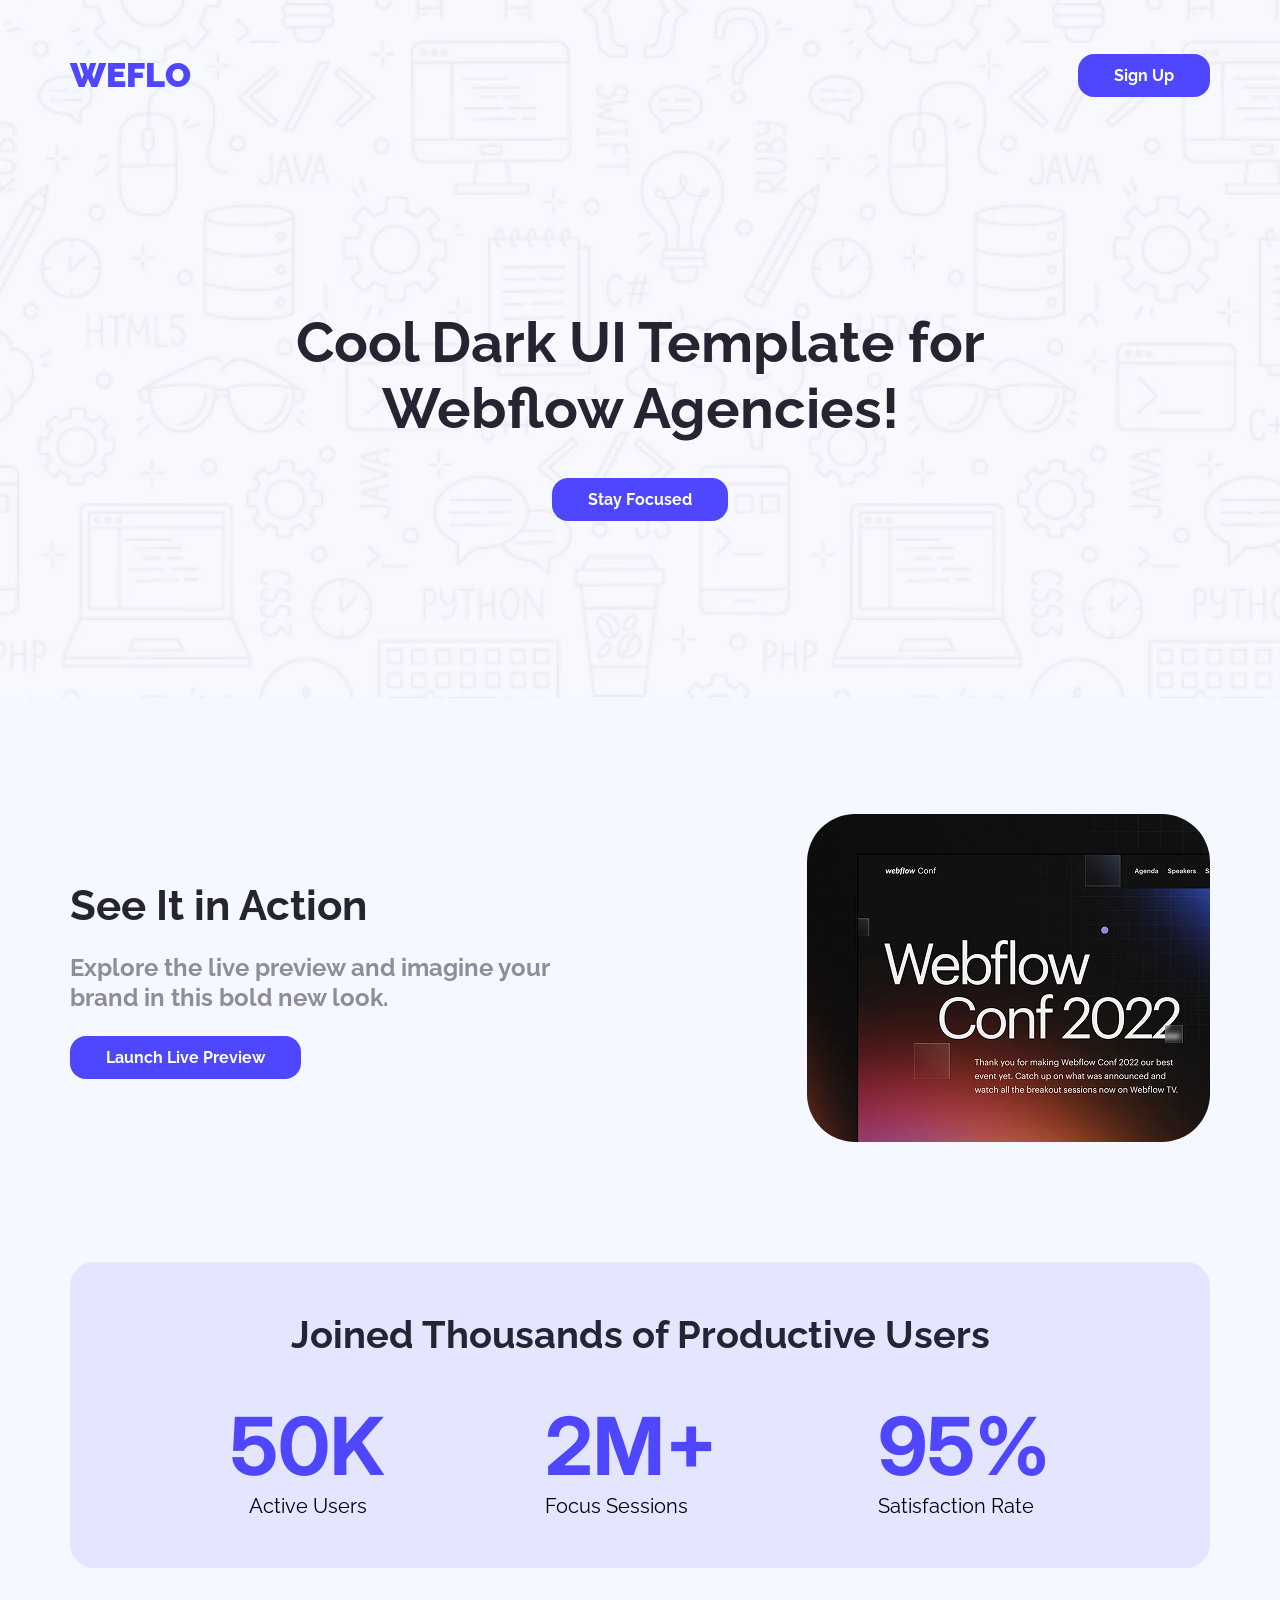
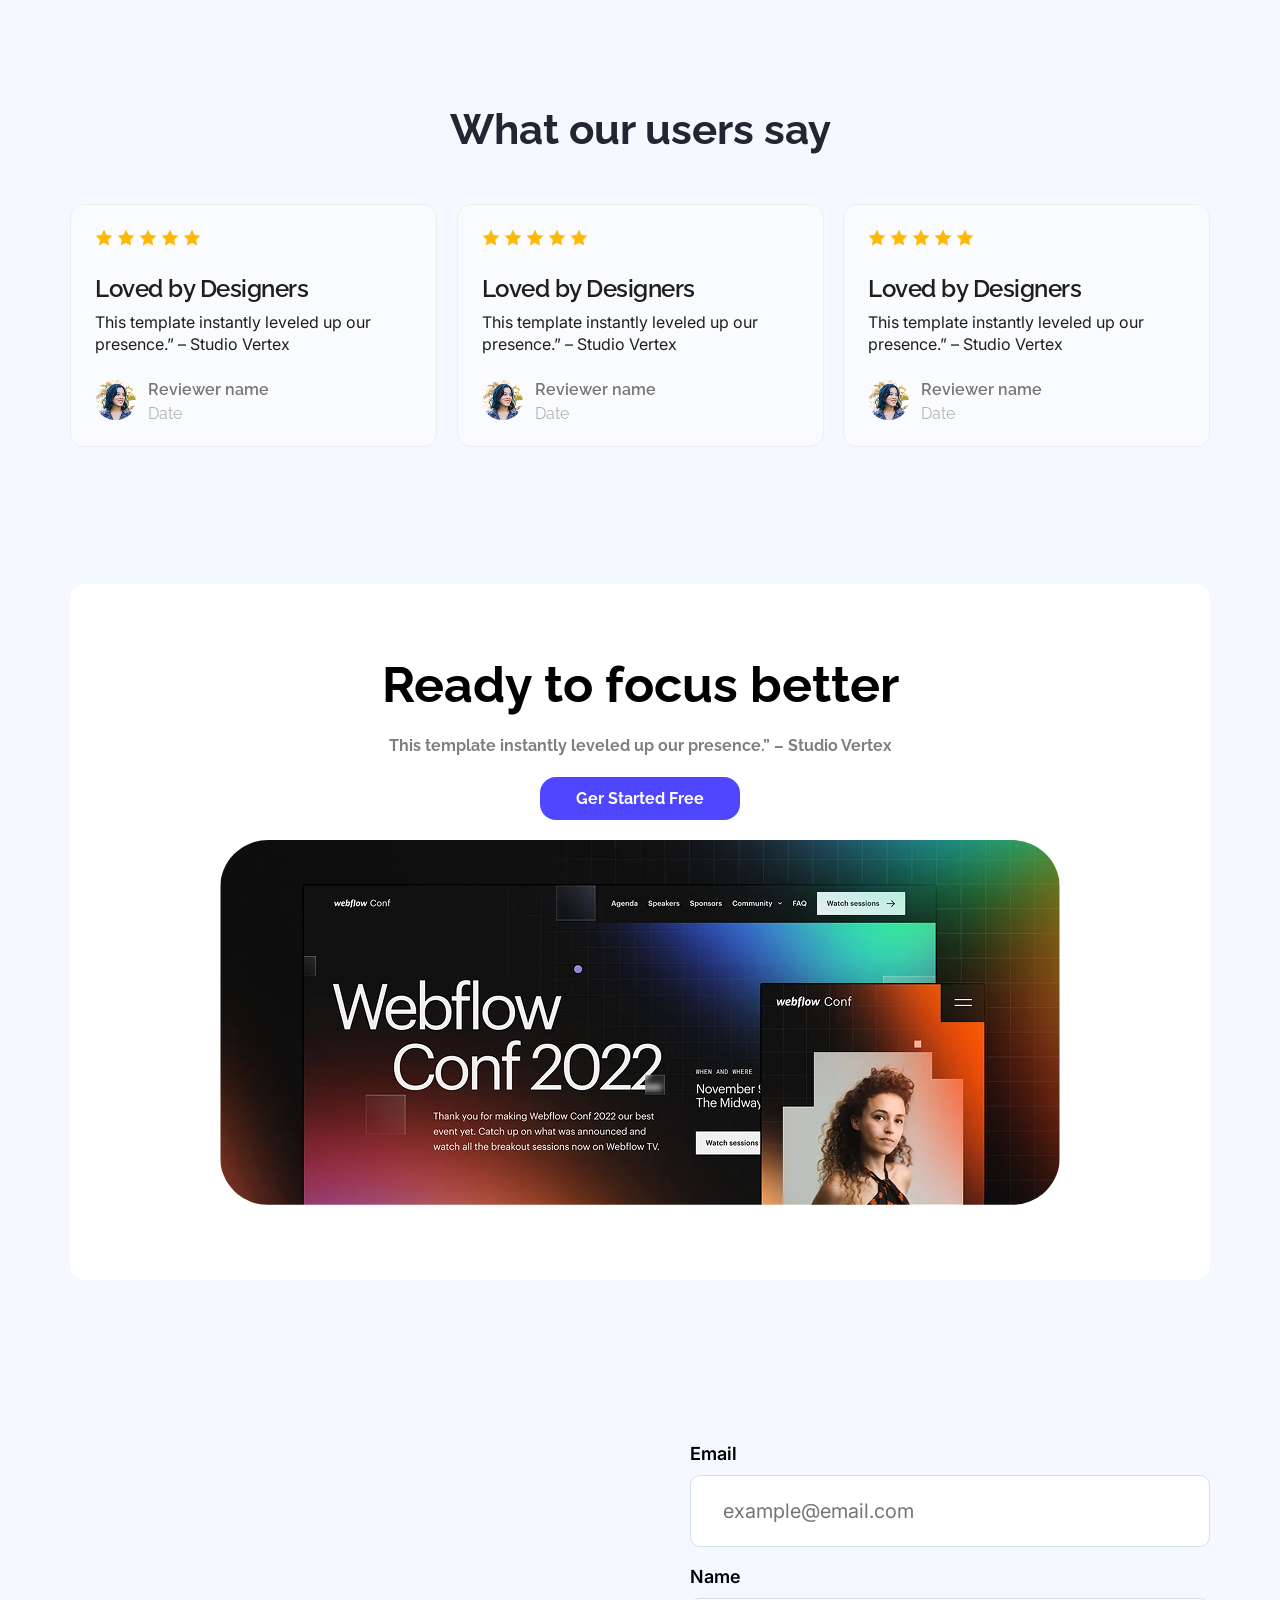
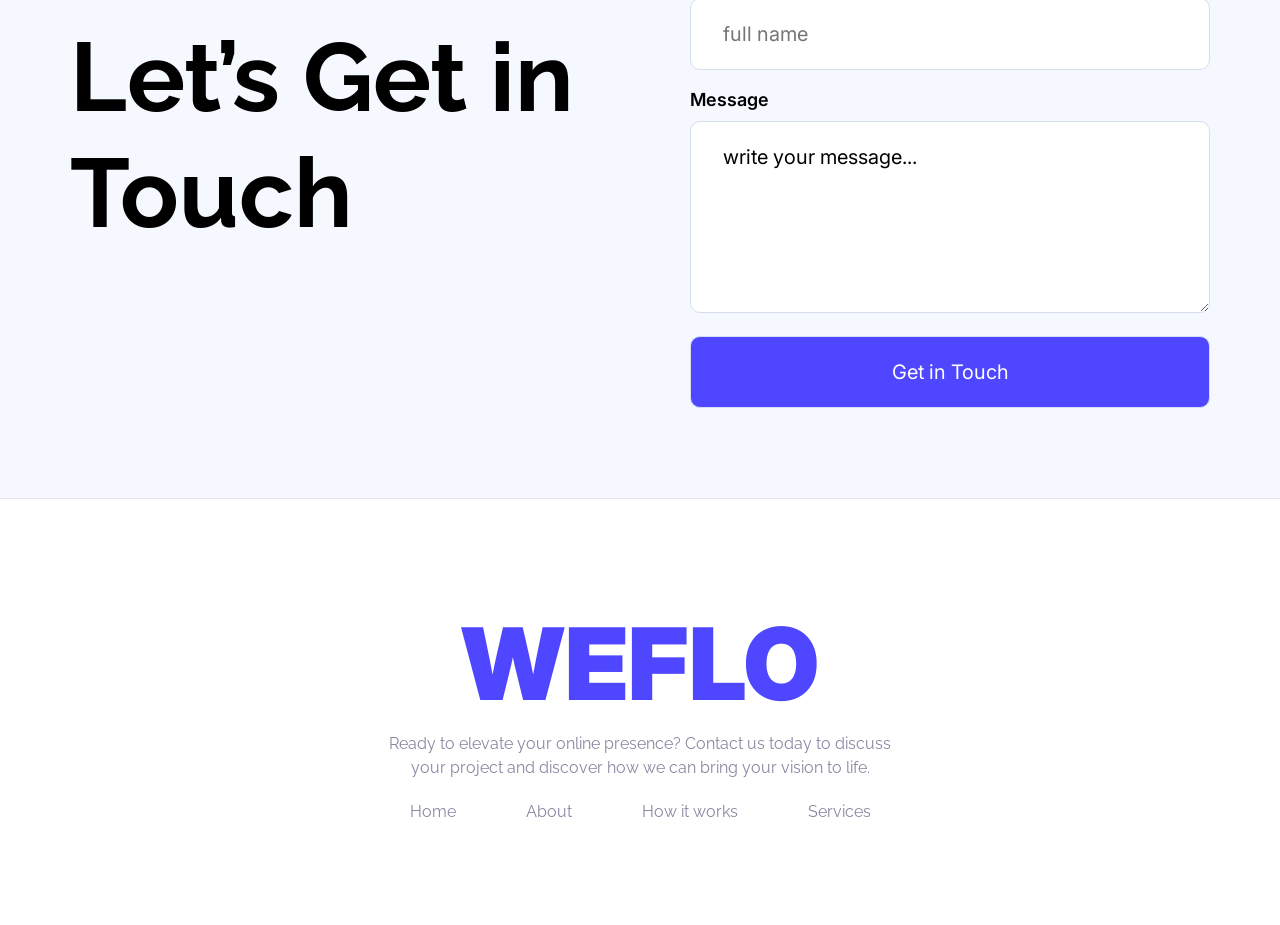
<file: index.html>
<!DOCTYPE html>
<html lang="en">

<head>
    <meta charset="UTF-8">
    <meta name="viewport" content="width=device-width, initial-scale=1.0">
    <title>B12A01-landing-launchpad</title>

    <link rel="preconnect" href="https://fonts.googleapis.com">
    <link rel="preconnect" href="https://fonts.gstatic.com" crossorigin>
    <link
        href="https://fonts.googleapis.com/css2?family=Fira+Code:wght@300..700&family=Inter:ital,opsz,wght@0,14..32,100..900;1,14..32,100..900&family=Merriweather:ital,opsz,wght@0,18..144,300..900;1,18..144,300..900&family=Open+Sans:ital,wght@0,300..800;1,300..800&family=Plus+Jakarta+Sans:ital,wght@0,200..800;1,200..800&family=Poppins:ital,wght@0,100;0,200;0,300;0,400;0,500;0,600;0,700;0,800;0,900;1,100;1,200;1,300;1,400;1,500;1,600;1,700;1,800;1,900&family=Raleway:ital,wght@0,100..900;1,100..900&display=swap"
        rel="stylesheet">
    <link rel="preconnect" href="https://fonts.googleapis.com">
    <link rel="preconnect" href="https://fonts.gstatic.com" crossorigin>
    <link
        href="https://fonts.googleapis.com/css2?family=Fira+Code:wght@300..700&family=Inter:ital,opsz,wght@0,14..32,100..900;1,14..32,100..900&family=Merriweather:ital,opsz,wght@0,18..144,300..900;1,18..144,300..900&family=Open+Sans:ital,wght@0,300..800;1,300..800&family=Plus+Jakarta+Sans:ital,wght@0,200..800;1,200..800&family=Poppins:ital,wght@0,100;0,200;0,300;0,400;0,500;0,600;0,700;0,800;0,900;1,100;1,200;1,300;1,400;1,500;1,600;1,700;1,800;1,900&family=Raleway:ital,wght@0,100..900;1,100..900&display=swap"
        rel="stylesheet">

    <link rel="stylesheet" href="styles/styles.css">
</head>

<body>

    <header>
        <nav class="nav-bar">
            <div class="logo">Weflo</div>
            <div class="primary-btn primary-bg-color">Sign Up</div>
        </nav>
        <section class="banner text-center">
            <h1 class="banner-title">Cool Dark UI Template for Webflow Agencies!</h1>
            <button class="primary-btn primary-bg-color">Stay Focused</button>
        </section>
    </header>

    <main>

        <section class="action-section">
            <div class="action-content">
                <h2 class="action-title">See It in Action</h2>
                <h3 class="action-sub-title">Explore the live preview and imagine your brand in this bold new look.</h3>
                <button class="action-button primary-btn primary-bg-color">Launch Live Preview</button>
            </div>
            <div class="action-section-img">
                <img src="Assets/wc-mini.png" alt="">
            </div>
        </section>

        <section class="productive-user-section">
            <h2 class="productive-user-title text-center">Joined Thousands of Productive Users</h2>
            <div class="stats-container">
                <div class="stats-cards text-center">
                    <h3 class="stats-matrics">50K</h3>
                    <p class="stats-name">Active Users</p>
                </div>
                <div class="stats-cards">
                    <h3 class="stats-matrics">2M+</h3>
                    <p class="stats-name">Focus Sessions</p>
                </div>
                <div class="stats-cards">
                    <h3 class="stats-matrics">95%</h3>
                    <p class="stats-name">Satisfaction Rate</p>
                </div>
            </div>
        </section>

        <section class="user-feedback-section">
            <h2 class="user-feedback-title text-center">What our users say</h2>
            <div class="user-cards">
                <div class="user-card-container">
                    <div class="review-star-img">
                        <img src="Assets/icon-star.png" alt="">
                        <img src="Assets/icon-star.png" alt="">
                        <img src="Assets/icon-star.png" alt="">
                        <img src="Assets/icon-star.png" alt="">
                        <img src="Assets/icon-star.png" alt="">
                    </div>
                    <div class="card-content">
                        <h3 class="card-title">Loved by Designers</h3>
                        <p class="card-description">This template instantly leveled up our presence.” – Studio Vertex
                        </p>
                    </div>
                    <div class="reviwer">
                        <div class="reviewer-img">
                            <img src="Assets/avatar.png" alt="" class="user-img">
                        </div>
                        <div class="reviwer-info">
                            <h4 class="reviewer-name">Reviewer name</h4>
                            <p class="date">Date</p>
                        </div>
                    </div>
                </div>

                <div class="user-card-container">
                    <div class="review-star-img">
                        <img src="Assets/icon-star.png" alt="">
                        <img src="Assets/icon-star.png" alt="">
                        <img src="Assets/icon-star.png" alt="">
                        <img src="Assets/icon-star.png" alt="">
                        <img src="Assets/icon-star.png" alt="">
                    </div>
                    <div class="card-content">
                        <h3 class="card-title">Loved by Designers</h3>
                        <p class="card-description">This template instantly leveled up our presence.” – Studio Vertex
                        </p>
                    </div>
                    <div class="reviwer">
                        <div class="reviewer-img">
                            <img src="Assets/avatar.png" alt="" class="user-img">
                        </div>
                        <div class="reviwer-info">
                            <h4 class="reviewer-name">Reviewer name</h4>
                            <p class="date">Date</p>
                        </div>
                    </div>
                </div>

                <div class="user-card-container">
                    <div class="review-star-img">
                        <img src="Assets/icon-star.png" alt="">
                        <img src="Assets/icon-star.png" alt="">
                        <img src="Assets/icon-star.png" alt="">
                        <img src="Assets/icon-star.png" alt="">
                        <img src="Assets/icon-star.png" alt="">
                    </div>
                    <div class="card-content">
                        <h3 class="card-title">Loved by Designers</h3>
                        <p class="card-description">This template instantly leveled up our presence.” – Studio Vertex
                        </p>
                    </div>
                    <div class="reviwer">
                        <div class="reviewer-img">
                            <img src="Assets/avatar.png" alt="" class="user-img">
                        </div>
                        <div class="reviwer-info">
                            <h4 class="reviewer-name">Reviewer name</h4>
                            <p class="date">Date</p>
                        </div>
                    </div>
                </div>
            </div>
        </section>

        <section class="ready-to-focus-section">
            <h2 class="focus-title text-center">Ready to focus better</h2>
            <h3 class="focus-sub-title text-center">This template instantly leveled up our presence.” – Studio Vertex
            </h3>
            <div class="focus-btn text-center">
                <button class="primary-btn primary-bg-color">Ger Started Free</button>
            </div>
            <div class="focus-image">
                <img src="Assets/wc-big.png" alt="" class="focus-img">
            </div>
        </section>

        <section class="get-in-touch-section">
            <div class="get-in-touch-content">
                <h2 class="get-in-touch-title">Let’s Get in Touch</h2>
            </div>
            <form class="get-in-touch-form">
                <label for="email">Email</label>
                <input type="email" name="email" id="email" placeholder="example@email.com">

                <label for="name">Name</label>
                <input type="text" name="name" id="name" placeholder="full name">

                <label for="message">Message</label>
                <textarea name="message" id="message" cols="30" rows="5">write your message...</textarea>

                <input class="primary-bg-color touch-btn" type="submit" value="Get in Touch">
            </form>
        </section>

    </main>


    <footer>
        <div class="footer-wrapper text-center">
            <div class="footer-logo">Weflo</div>
            <div class="footer-description">Ready to elevate your online presence? Contact us today to discuss your
                project and discover how we can bring your vision to life.</div>
            <ul>
                <li><a href="#">Home</a></li>
                <li><a href="#">About</a></li>
                <li><a href="#">How it works</a></li>
                <li><a href="#">Services</a></li>
            </ul>
        </div>


    </footer>








</body>

</html>
</file>
<file: styles/styles.css>
* {
    padding: 0;
    margin: 0;
    box-sizing: border-box;
    font-family: "Raleway", sans-serif;

}

body {
    min-height: 100vh;
    background: rgba(245, 248, 255, 1);
}


/* Shared Styles */

.primary-bg-color {
    background-color: #4E47FF;
}

.primary-btn {
    font-size: 16px;
    font-weight: bold;
    color: white;
    padding: 12px 36px;
    border-radius: 16px;
    border: none;
    cursor: pointer;    
    transition: 0.5s;
}

.primary-btn:hover {
    background-color: #9fa105;
    color: #000000;
}


.text-center {
    text-align: center;
}

.nav-bar,
.banner,
main {
    max-width: 1140px;
    margin: 0 auto;
}
/* Shared Styles */




/* Header & nav section style start */


.nav-bar {
    display: flex;
    justify-content: space-between;
    align-items: center;
    padding: 50px 0;
}

.logo {
    font-size: 34px;
    font-weight: 900;
    line-height: 51px;
    color: #4E47FF;
    text-transform: uppercase;
}



.banner {
    padding: 158px 0;
}

.banner-title {
    width: 905px;
    margin: 0 auto;
    font-size: 56px;
    color: #252432;
    font-weight: bold;
    margin-bottom: 37px;
}

header {
    background-image: linear-gradient(rgba(255, 255, 255, 0.25), rgba(255, 255, 255, 0.25)), url(../Assets/Hero-bg.png);
    background-color: rgba(78, 71, 255, 0.01);
    background-repeat: no-repeat;
    min-height: 698px;
    background-size: cover;
    background-position: center ;
}

/* Header & nav section style end */




/* Action section styles start*/

.action-section {
    margin: 116px 0;
    display: flex;
    justify-content: space-between;
    align-items: center;
}

.action-content {
    width: 517px;
}

.action-title {
    font-size: 42px;
    color: #252432;
    font-weight: bold;
}

.action-sub-title {
    font-size: 24px;
    line-height: 30px;
    color: rgba(37, 36, 50, 0.5);
    margin: 23px 0;
}

.action-section-img img {
    border-radius: 48px;
}

/* Action section styles end */





/* Productive user section style start*/


.productive-user-section {
    margin: 116px 0 137px 0;
    background: rgba(78, 71, 255, 0.1);
    min-height: 306px;
    padding: 50px 80px;
    border-radius: 24px;
}

.productive-user-title {
    font-size: 38px;
    font-weight: bold;
    color: #252432;
}

.stats-container {
    margin-top: 40px;
    display: flex;
    justify-content: space-around;
    align-items: center;
}

.stats-matrics {
    font-family: "Inter", sans-serif;
    color: #4E47FF;
    font-size: 80px;
    font-weight: bold;
}

.stats-name {
    font-size: 20px;
}


/* Productive user section style end*/






/* User Feedback Section Styles start*/

.user-feedback-section {
    margin-bottom: 137px;
}

.user-feedback-title {
    font-size: 42px;
    color: #252432;
    font-weight: bold;
    margin-bottom: 50px;
}

.card-content {
    padding: 24px 0;
}

.card-description {
    font-family: "Inter", sans-serif;
    line-height: 22px;
    margin-top: 8px;
    color: #1E1E1E;
}

.card-title {
    font-size: 24px;
    color: #1E1E1E;
    font-weight: 600;
    letter-spacing: -0.48px;
}

.user-cards {
    display: flex;
    justify-content: space-between;
}

.user-card-container {
    width: 367px;
    height: 243px;
    padding: 24px;
    border: 1px solid #F2EDED;
    background: rgba(255, 255, 255, 0.5);
    border-radius: 14px;
}

.reviwer {
    display: flex;
    align-items: center;
}

.reviewer-img img {
    border-radius: 999px;
    margin-right: 12px;
}


.reviewer-name {
    color: #757575;
    font-weight: 600;
    line-height: 22px;
    margin-bottom: 2px;
}

.date {
    color: #B3B3B3;
    line-height: 22px;
}
/* User Feedback Section Styles end*/




/* Ready to focus section styles start*/

.ready-to-focus-section {
    border-radius: 14px;
    margin-bottom: 92px;
    padding: 71px 150px;
    background: #ffffff;
}

.focus-title {
    font-size: 50px;
    font-weight: bold;
    line-height: 60px;
}

.focus-sub-title {
    line-height: 22px;
    color: rgba(0, 0, 0, 0.5);
    margin: 20px 0;
    font-size: 16px;
}

.focus-btn {
    margin: 20px 0;
}

.focus-img {
    border-radius: 48px;
}

/* Ready to focus section styles end */


/* Get in touch section styles start*/


.get-in-touch-section {
    display: flex;
    justify-content: space-between;
    align-items: center;
    padding: 71px 0;
    gap: 100px;
}

.get-in-touch-content {
    width: 50%;
}

form {
    width: 50%;
}

.get-in-touch-title {
    font-size: 97px;
    font-weight: bold;
    color: black;
    line-height: 116px;
}

.get-in-touch-form input[type="email"],
input[type="text"],
input[type="submit"],
textarea {
    font-family: "Inter", sans-serif;
    font-size: 20px;
    line-height: 30px;
    display: inline-block;
    padding: 20px 32px;
    width: 100%;
    border-radius: 10px;
    border: 1px solid #D6DDED;
    margin-bottom: 19px;
}

.get-in-touch-form label {
    font-family: "Inter", sans-serif;
    font-size: 18px;
    font-weight: 600;
    line-height: 22px;
    display: inline-block;
    margin-bottom: 10px;
}

.touch-btn {
    color: white;
    transition: 0.5s;
}
.touch-btn:hover {
    background-color: #9fa105;
    color: #000000;
}

/* Get in touch section styles end*/


/* Footer Section start */


footer {
    background: #ffffff;
    padding: 104px 0;    
    border-top: 1px solid rgba(0, 0, 0, 0.1);
}
.footer-logo {
    font-size: 100px;
    font-weight: 900;
    color: #4E47FF;
    text-transform: uppercase;
    font-family: 'Inter', sans-serif;
}
.footer-description {
    margin: 8px 0 22px 0;
    color: #8987A1;
    line-height: 24px;
}
.footer-wrapper {
    width: 531px;
    margin: 0 auto;
}
.footer-wrapper ul {
    display: flex;
    justify-content: space-around;
}
.footer-wrapper ul li{
    list-style: none;
}

.footer-wrapper li a {
    text-decoration: none;
    color: #8987A1;
}

/* Footer Section end */
</file>
